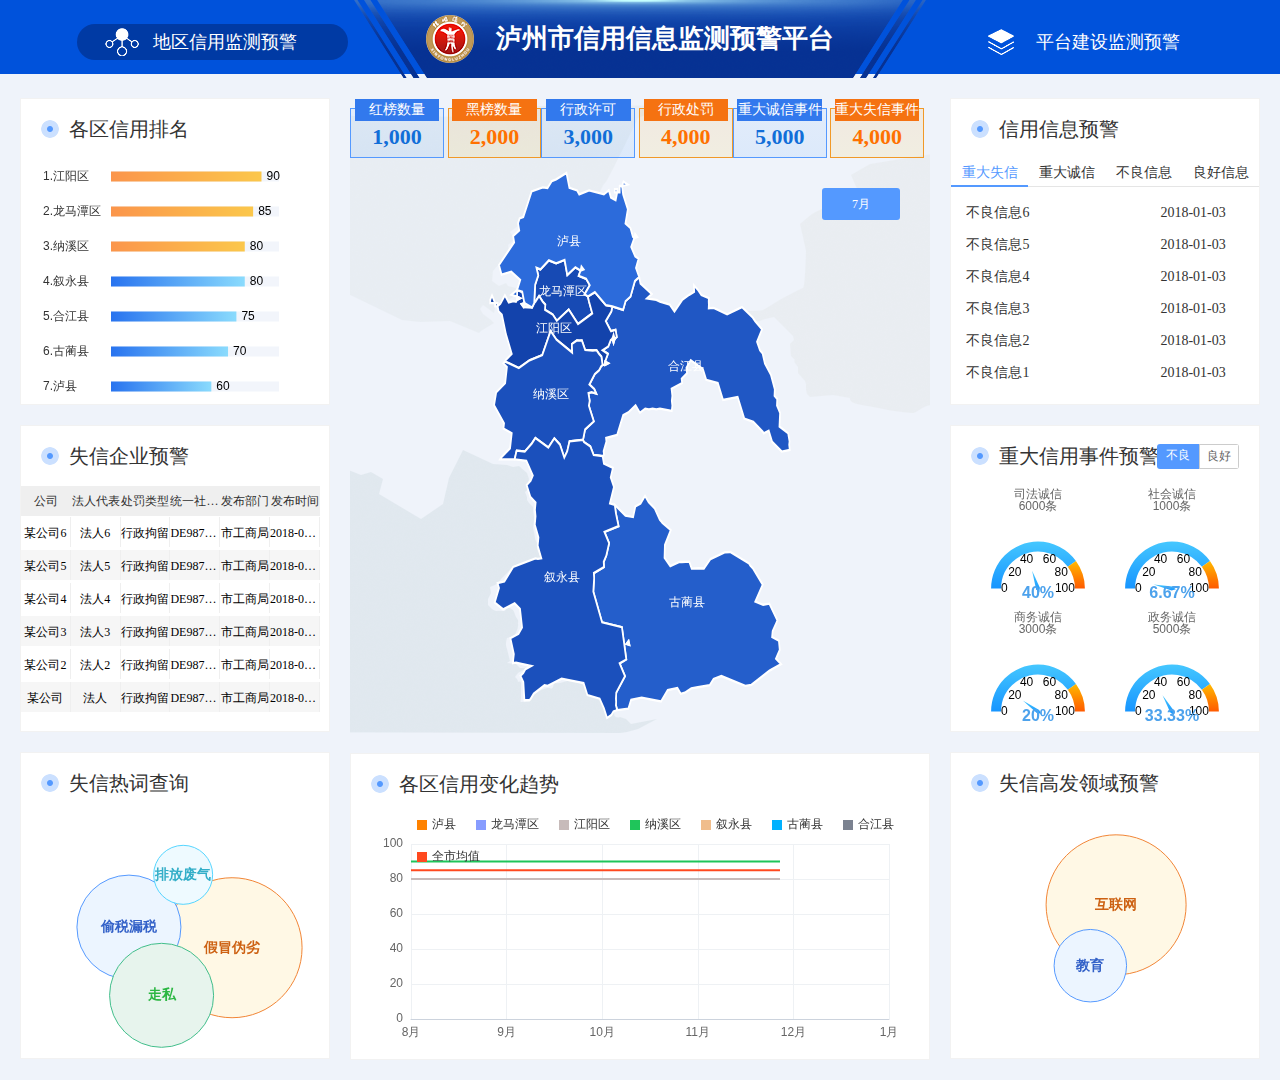
<file: html/index/index.html>
<!DOCTYPE html>
<html lang="en">
<head>
    <meta charset="UTF-8">
    <meta http-equiv="X-UA-Compatible" content="IE=Edge,chrome=1">
    <title>泸州市信用信息监测预警平台</title>
<!-- start head.html-->
    <link type="text/css" href="../../css/less/commonn.css" rel="stylesheet">
  
    <!- -[if (gte IE 6)&(lte IE 8)]>
    <!-- CSS3选择器支持，如使用请打开
         非必要情况下一般不建议使用，IE8下会影响页面性能
    <script type="text/javascript" src="../../js/common/nwmatcher.js"></script>
    <script type="text/javascript" src="../../js/common/selectivizr-min.js"></script>
    -->
    <!-- 低版本浏览器兼容 Html5 新标签，如：article、footer、header、nav、section等
         非必要情况下一般不建议使用
    <script src="../../js/common/html5shiv.min.js"></script>
    -->
    <!--  ES5 的一些属性、方法。非必要情况下一般不建议使用
    <script src="../../js/common/es5-sham.min.js"></script>
    -->
    <![endif]- ->
<!-- end head.html-->
    <link type="text/css" href="../../css/less/index.css" rel="stylesheet">
</head>
<body class='index'>
<!-- start header.html-->
<div class="header">
	<div class="nav">
		<p class='nav-child nav-left'><a href="./index.html"><i>地区信用监测预警</i></a></p>
		<p class="center">
			<span>泸州市信用信息监测预警平台</span>
		</p>
		<p class='nav-child nav-right'><a href="./platform.html"><i>平台建设监测预警</i> </a></p>
	</div>
</div>     
<!-- end header.html-->
<div class="main-wrap">
    <div class="main-box clearfix">
    	<div class="main-fl fl">
    		<div class="ele">
    			<h3 class='ele-tit'>各区信用排名</h3>
					<div class="charts-box" id="gqxypm"></div>
    		</div>
    		<div class="ele">
    			<h3 class='ele-tit'>失信企业预警</h3>
				<div class='list-info'>
					<p>
						<span title="公司">公司</span>
						<span title="法人代表">法人代表</span>
						<span title="处罚类型">处罚类型</span>
						<span title="统一社会信用代码">统一社会信用代码</span>
						<span title="发布部门">发布部门</span>
						<span title="发布时间">发布时间</span>
					</p>
					<div class='list-box'>
						<ul></ul>	
					</div>
				</div>	
    		</div>
    		<div class="ele">
    			<h3 class='ele-tit'>失信热词查询</h3>
					<div class="charts-box" id="sxrc"></div>
    		</div>
    	</div>
    	<div class="main-fc fl">
    		<div class="ele-top mapbg">
    			<div class="top-tit">
    				<p>
    					<span class='fl-e'><i>红榜数量</i><em id="warningNum1"></em></span>
    					<span class='fr-e'><i>黑榜数量</i><em id="warningNum2"></em></span>
    				</p>
    				<p>
    					<span class='fl-e'><i>行政许可</i><em id="warningNum3"></em></span>
    					<span class='fr-e'><i>行政处罚</i><em id="warningNum4"></em></span>
    				</p>
    				<p>
    					<span class='fl-e'><i>重大诚信事件</i><em id="warningNum5"></em></span>
    					<span class='fr-e'><i>重大失信事件</i><em id="warningNum6">1,100</em></span>
    				</p>
    			</div>
				<div id="tab-months">
					<em class='tab-checked'></em>
				</div>
					<div class="charts-box" id="map"></div>
    		</div>
    		<div class="ele">
    			<h3 class='ele-tit'>各区信用变化趋势</h3>
					<div class="charts-box" id="gqxybhqs"></div>
    		</div>
    	</div>
    	<div class="main-fr fr">
    		<div class="ele">
    			<h3 class='ele-tit'>信用信息预警</h3>
    			<div class='tab-list'>
    				<div class="nav-tab" id='tab-nav'>
    					<em class='tab-checked'>重大失信</em>
    					<em>重大诚信</em>
    					<em>不良信息</em>
    					<em>良好信息</em>
    				</div>
    				<div class='tab-box' id='tab-box'>
    					<div class='tab-con' id='tab-info'>
    						<ul></ul>
    					</div>
    				</div>
    			</div>
    		</div>
    		<div class="ele">
    			<h3 class='ele-tit'>重大信用事件预警 <p class='tab-nav' id='tab-nav2'><em class='tab-checked' data-value='1'>不良</em><em data-value='2'>良好</em></p></h3>
					<div class="charts-box" id="zdxysj">
						<div class="zdxysj-wrap">
							<div class="charts" id="zdxysj1"></div>
						</div>
						<div class="zdxysj-wrap">
							<div class="charts" id="zdxysj2"></div>
						</div>
						<div class="zdxysj-wrap">
							<div class="charts" id="zdxysj3"></div>
						</div>
						<div class="zdxysj-wrap">
							<div class="charts" id="zdxysj4"></div>
						</div>
					</div>
    		</div>
    		<div class="ele">
    			<h3 class='ele-tit'>失信高发领域预警</h3>
					<div class="charts-box" id="sxgfly"></div>
    		</div>
    	</div>
    </div>
</div>
<script src='../../js/common/jquery.js' ></script>
<script src='../../js/common/common.js' ></script>
<script src='../../js/common/echarts.min.js' ></script>
<script src='../../js/index/index.js' ></script>
</body>
</file>
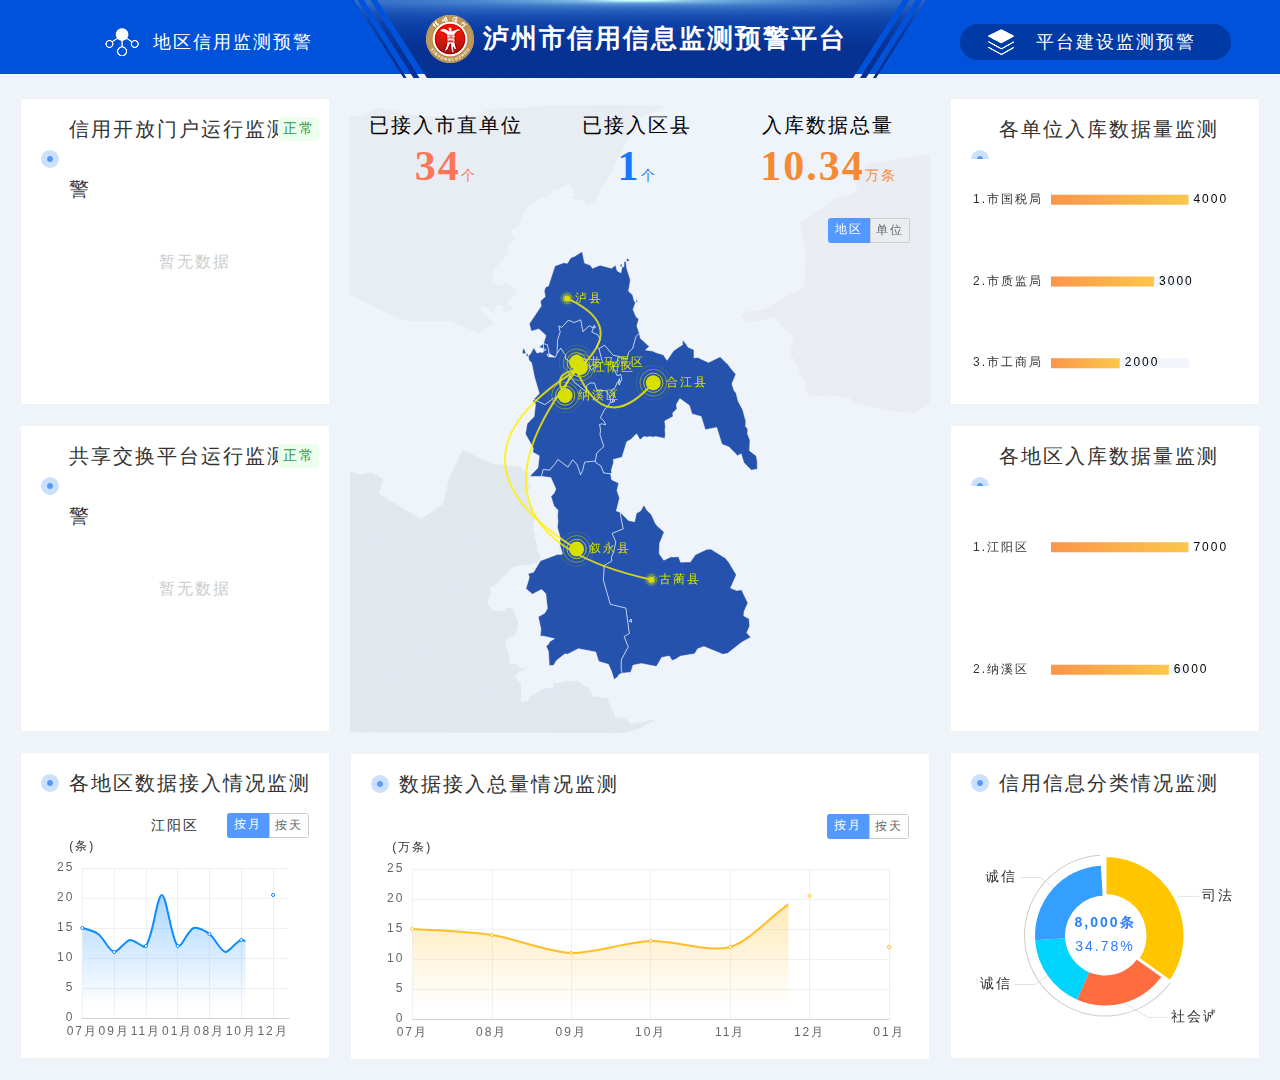
<file: html/index/platform.html>
<!DOCTYPE html>
<html lang="en">
<head>
    <meta charset="UTF-8">
    <meta http-equiv="X-UA-Compatible" content="IE=Edge,chrome=1">
    <title>泸州市信用信息监测预警平台</title>
<!-- start head.html-->
    <link type="text/css" href="../../css/less/commonn.css" rel="stylesheet">
  
    <!- -[if (gte IE 6)&(lte IE 8)]>
    <!-- CSS3选择器支持，如使用请打开
         非必要情况下一般不建议使用，IE8下会影响页面性能
    <script type="text/javascript" src="../../js/common/nwmatcher.js"></script>
    <script type="text/javascript" src="../../js/common/selectivizr-min.js"></script>
    -->
    <!-- 低版本浏览器兼容 Html5 新标签，如：article、footer、header、nav、section等
         非必要情况下一般不建议使用
    <script src="../../js/common/html5shiv.min.js"></script>
    -->
    <!--  ES5 的一些属性、方法。非必要情况下一般不建议使用
    <script src="../../js/common/es5-sham.min.js"></script>
    -->
    <![endif]- ->
<!-- end head.html-->
    <link type="text/css" href="../../css/less/platform.css" rel="stylesheet">
</head>
<body class='platform'>
<!-- start header.html-->
<div class="header">
	<div class="nav">
		<p class='nav-child nav-left'><a href="./index.html"><i>地区信用监测预警</i></a></p>
		<p class="center">
			<span>泸州市信用信息监测预警平台</span>
		</p>
		<p class='nav-child nav-right'><a href="./platform.html"><i>平台建设监测预警</i> </a></p>
	</div>
</div>     
<!-- end header.html-->
<div class="main-wrap">
    <div class="main-box clearfix">
    	<div class="main-fl fl">
    		<div class="ele">
    			<h3 class='ele-tit'>信用开放门户运行监测预警 <span>正常</span></h3>
					<div class="charts-box" id="xymhyx"></div>
    		</div>
    		<div class="ele">
    			<h3 class='ele-tit'>共享交换平台运行监测预警<span class="">正常</span></h3>
					<div class="charts-box" id="gxjhptyx"></div>
    		</div>
    		<div class="ele">
    			<h3 class='ele-tit'>各地区数据接入情况监测</h3>
    			<h4 class='tab-wrap'><span id="areaName"></span><p class='tab-nav' id='tab-nav'><em class='tab-checked' data-value='1'>按月</em><em data-value='2'>按天</em></p></h4>
					<div class="charts-box tab-charts-box" id="gdqsjjrqk"></div>
    		</div>
    	</div>
    	<div class="main-fc fl">
    		<div class="ele-top mapbg">
    			<div class="top-tit tit2">
    				<p>
    					<em class='t-em'>已接入市直单位</em>
							<em class='b-em'><i id="b-em">--</i>个</em>
    				</p>
    				<p>
    					<em class='t-em'>已接入区县</em>
    					<em class='b-em b-em2'><i id="b-em2">--</i>个</em>
    				</p>
    				<p>
    					<em class='t-em'>入库数据总量</em>
    					<em class='b-em b-em3'><i id="b-em3">--</i>万条</em>
    				</p>
    			</div>
					<p class='tab-nav' id='tab-nav2'><em class='tab-checked' data-value='1'>地区</em><em data-value='2'>单位</em></p>
					<div class="charts-box" id="map"></div>
					<div class="company-wrap" id="company">
						<div class="charts-box company-box"  style="width: 890px">
						<div class="company-top">
							<span class="company" id="com1"><span class="com-wrap"><span class="com-text"></span></span></span>
							<span class="company" id="com2"><span class="com-wrap"><span class="com-text"></span></span></span>
							<span class="company" id="com3"><span class="com-wrap"><span class="com-text"></span></span></span>
							<span class="company" id="com4"><span class="com-wrap"><span class="com-text"></span></span></span>
							<span class="company" id="com5"><span class="com-wrap"><span class="com-text"></span></span></span>
							<span class="company" id="com6"><span class="com-wrap"><span class="com-text"></span></span></span>
							<span class="company" id="com7"><span class="com-wrap"><span class="com-text"></span></span></span>
							<span class="company" id="com8"><span class="com-wrap"><span class="com-text"></span></span></span>
							<span class="company" id="com9"><span class="com-wrap"><span class="com-text"></span></span></span>
							<span class="company" id="com10"><span class="com-wrap"><span class="com-text"></span></span></span>
							<span class="company" id="com11"><span class="com-wrap"><span class="com-text"></span></span></span>
						</div>
						<div class="company-right">
							<span class="company" id="com12"><span class="com-wrap"><span class="com-text"></span></span></span>
							<span class="company" id="com13"><span class="com-wrap"><span class="com-text"></span></span></span>
							<span class="company" id="com14"><span class="com-wrap"><span class="com-text"></span></span></span>
							<span class="company" id="com15"><span class="com-wrap"><span class="com-text"></span></span></span>
							<span class="company" id="com16"><span class="com-wrap"><span class="com-text"></span></span></span>
							<span class="company" id="com17"><span class="com-wrap"><span class="com-text"></span></span></span>
							<span class="company" id="com18"><span class="com-wrap"><span class="com-text"></span></span></span>
						</div>
						<div class="company-bottom">
							<span class="company" id="com19"><span class="com-wrap"><span class="com-text"></span></span></span>
							<span class="company" id="com20"><span class="com-wrap"><span class="com-text"></span></span></span>
							<span class="company" id="com21"><span class="com-wrap"><span class="com-text"></span></span></span>
							<span class="company" id="com22"><span class="com-wrap"><span class="com-text"></span></span></span>
							<span class="company" id="com23"><span class="com-wrap"><span class="com-text"></span></span></span>
							<span class="company" id="com24"><span class="com-wrap"><span class="com-text"></span></span></span>
							<span class="company" id="com25"><span class="com-wrap"><span class="com-text"></span></span></span>
							<span class="company" id="com26"><span class="com-wrap"><span class="com-text"></span></span></span>
							<span class="company" id="com27"><span class="com-wrap"><span class="com-text"></span></span></span>
							<span class="company" id="com28"><span class="com-wrap"><span class="com-text"></span></span></span>
							<span class="company" id="com29"><span class="com-wrap"><span class="com-text"></span></span></span>
						</div>
						<div class="company-left">
							<span class="company" id="com30"><span class="com-wrap"><span class="com-text"></span></span></span>
							<span class="company" id="com31"><span class="com-wrap"><span class="com-text"></span></span></span>
							<span class="company" id="com32"><span class="com-wrap"><span class="com-text"></span></span></span>
							<span class="company" id="com33"><span class="com-wrap"><span class="com-text"></span></span></span>
							<span class="company" id="com34"><span class="com-wrap"><span class="com-text"></span></span></span>
							<span class="company" id="com35"><span class="com-wrap"><span class="com-text"></span></span></span>
							<span class="company" id="com36"><span class="com-wrap"><span class="com-text"></span></span></span>
						</div>
					</div>
					</div>
    		</div>
    		<div class="ele">
    			<h3 class='ele-tit'>数据接入总量情况监测</h3>
    			<h4 class='tab-wrap'><p class='tab-nav' id='tab-nav3'><em class='tab-checked' data-value='1'>按月</em><em data-value='2'>按天</em></p></h4>
					<div class="charts-box tab-charts-box" id="sjjrzlqk"></div>
    		</div>
    	</div>
    	<div class="main-fr fr">
    		<div class="ele">
    			<h3 class='ele-tit'>各单位入库数据量监测（当月）</h3>
					<div class="charts-box" id="gdwrksj"></div>
    		</div>
    		<div class="ele">
    			<h3 class='ele-tit'>各地区入库数据量监测（当月）</h3>
					<div class="charts-box" id="gdqrksj"></div>
    		</div>
    		<div class="ele">
    			<h3 class='ele-tit'>信用信息分类情况监测</h3>
					<div class="charts-box" id="xyxxfljc"></div>
    		</div>
    	</div>
    </div>
</div>
<script src='../../js/common/jquery.js' ></script>
<script src='../../js/common/common.js' ></script>
<script src='../../js/common/echarts.min.js' ></script>
<script src='../../js/index/platform.js' ></script>
</body>
</file>
<file: css/less/commonn.css>
.main-wrap .ele,.main-wrap .main-fc{-moz-box-sizing:border-box;-webkit-box-sizing:border-box;-o-box-sizing:border-box;-ms-box-sizing:border-box}article,aside,audio,body,canvas,caption,dd,div,dl,dt,fieldset,figure,footer,form,h1,h2,h3,h4,h5,h6,header,html,input,label,legend,li,mark,menu,nav,ol,p,section,table,tbody,td,textarea,tfoot,th,thead,time,tr,ul,video{margin:0;padding:0}h1,h2,h3,h4,h5,h6{font-size:100%;font-weight:400}article,aside,blockquote,dialog,figure,footer,header,hgroup,nav,section{display:block}ol,ul{list-style:none}img{border:0;vertical-align:top}blockquote,q{quotes:none}blockquote:after,blockquote:before,q:after,q:before{content:none}table{border-collapse:collapse;border-spacing:0}em,i,strong{font-style:normal;font-weight:400}a:hover,ins{text-decoration:underline}del{text-decoration:line-through}*,a{text-decoration:none}mark{background:0 0}input::-ms-clear{display:none!important}a{color:#333}.fl{float:left!important}.fr{float:right!important}.tl{text-align:left!important}.tr{text-align:right!important}.tc{text-align:center!important}.clearfix:after,.clearfix:before{display:table;content:" "}.clearfix:after{clear:both}*{border:none;outline:0}body{font:12px/1.5,"Hiragino Sans GB",STHeiti,"WenQuanYi Micro Hei","Droid Sans Fallback",SimSun,sans-serif;background:#EFF3FA;min-height:100vh;display:flex;flex-direction:column;align-items:stretch;color:#000}.footer,.header,.main-wrap{min-width:1200px}.header{width:100%;height:78px;background-color:#eff3fa}.header .nav{width:100%;height:74px;background:#0052db}.header .nav .center{position:absolute;width:572px;height:78px;left:50%;top:0;margin-left:-286px;background:url(../../img/header-bg.png) left center no-repeat}.header .nav .center span{font-size:26px;color:#fff;display:block;height:100%;line-height:78px;background:url(../../img/header-logo.png) 72px center no-repeat;text-align:center;font-weight:700;padding-left:50px}.header .nav p.nav-child{width:50%;height:100%;float:left;position:relative}.header .nav p.nav-child a{position:absolute;font-size:18px;color:#fff;width:271px;height:36px;border-radius:28px;left:22%;top:24px;line-height:36px;text-decoration:none}.header .nav p.nav-child a i{display:block;background:url(../../img/header1.png) 28px center no-repeat;text-indent:76px}.header .nav p.nav-right a{left:50%}.header .nav p.nav-right a i{background:url(../../img/header2.png) 28px center no-repeat}.index p.nav-left a,.platform p.nav-right a{background:#003aa4}.main-wrap{background-color:#eff3fa;padding:20px 20px 0;min-height:calc(100vh - 78px)}.main-wrap .main-fl,.main-wrap .main-fr{width:25%}.main-wrap .main-fc{width:50%;padding:0 20px;box-sizing:border-box}.main-wrap .ele-tit{line-height:60px;font-size:20px;color:#333;background:url(../../img/ele-tit.png) left center no-repeat;padding-left:28px;position:absolute;top:0;left:20px;right:20px}.main-wrap .ele-tit span{width:41px;height:24px;background:#ecfeec;text-align:center;line-height:24px;color:#359547;font-size:14px;text-indent:0;position:absolute;right:0;top:18px;border-radius:5px}.main-wrap .charts-box{height:100%;padding:0 20px;box-sizing:border-box}.main-wrap .ele,.main-wrap .ele-top{padding-top:60px;position:relative;margin-bottom:20px}.main-wrap .ele{width:100%;height:307px;overflow:hidden;background:#fff;border:1px solid #f2f2f2;box-sizing:border-box}.main-wrap .ele-top{height:575px}.main-wrap .mapbg{background:url(../../img/main-c1.png) bottom center no-repeat}.main-wrap .top-tit{height:60px;position:absolute;top:0;right:0;left:0;width:100%}.main-wrap .top-tit p{width:33%;float:left;padding-top:10px}.main-wrap .top-tit p span{float:left;position:relative;width:48%;font-size:16px;text-align:center;line-height:55px;height:48px;border:1px solid #5499ff;background:-webkit-linear-gradient(top,rgba(113,179,255,.1),rgba(55,148,255,.1));background:-o-linear-gradient(top,rgba(113,179,255,.1),rgba(55,148,255,.1));background:-moz-linear-gradient(top,rgba(113,179,255,.1),rgba(55,148,255,.1));background:linear-gradient(top,rgba(113,179,255,.1),rgba(55,148,255,.1))}.main-wrap .top-tit p span em{color:#116ed8;font-size:22px;font-weight:700}.main-wrap .top-tit p span i{background:#3279ed;height:22px;line-height:22px;width:92%;top:-10px;left:4%;font-size:14px;color:#fff;position:absolute;text-align:center}.main-wrap .top-tit p .fr-e{float:right;border-color:#f19927;background:-webkit-linear-gradient(top,rgba(255,144,0,.1),rgba(255,192,0,.1));background:-o-linear-gradient(top,rgba(255,144,0,.1),rgba(255,192,0,.1));background:-moz-linear-gradient(top,rgba(255,144,0,.1),rgba(255,192,0,.1));background:linear-gradient(top,rgba(255,144,0,.1),rgba(255,192,0,.1))}.main-wrap .top-tit p .fr-e em{color:#ff7100}.main-wrap .top-tit p .fr-e i{background:#f57211}.main-wrap .tit2 p em{display:block;text-align:center}.main-wrap .tit2 p em.t-em{line-height:34px;font-size:20px;font-weight:400;height:34px}.main-wrap .tit2 p em.b-em{font-size:14px;color:#fd7559}.main-wrap .tit2 p em.b-em i{font-size:42px;font-weight:600}.main-wrap .tit2 p em.b-em2{color:#1977fa}.main-wrap .tit2 p em.b-em3{color:#f68934}.main-wrap .top-con{height:557px;position:relative}.main-wrap .top-con .tab-nav{right:8%}@media screen and (max-width:1599px){.header .nav p.nav-child a{left:12%}.header .nav p.nav-right a{left:50%}}.tab-nav{position:absolute;right:0;top:18px;height:25px;font-size:12px;border-radius:3px;overflow:hidden;cursor:pointer;z-index:99}.tab-box,h4{position:relative}.tab-nav em{float:left;color:#666;width:38px;height:23px;border:1px solid #ccc;text-align:center;line-height:23px;text-indent:0}.tab-nav .tab-checked{width:42px;height:25px;background:#5499ff;color:#fff;border:none}.noData,.tab-box,h4{width:100%}.tab-box{height:245px}.tab-box div{width:100%;height:100%;float:left;display:none;-moz-box-sizing:border-box;-webkit-box-sizing:border-box;-o-box-sizing:border-box;-ms-box-sizing:border-box;box-sizing:border-box}.tab-box .tab-con{display:block}h4{height:25px;line-height:25px;font-size:14px;color:#333;text-align:center}h4 .tab-nav{top:0}.noData{position:absolute;top:50%;text-align:center;color:#ccc}
</file>
<file: css/less/index.css>
.list-info span,.list-info ul li.noData{font-size:12px;text-align:center}.list-info span,.tab-list .tab-con ul li em,.tab-list .tab-con ul li span{text-overflow:ellipsis;overflow:hidden;white-space:nowrap}.list-info{width:98%}.list-info p{width:100%;height:31px;line-height:31px;color:#303030}.list-info p span{border:none;background:#efefef}.list-info .list-box{height:198px;overflow:hidden}.list-info ul li{height:33px;line-height:33px}.list-info ul li.t span{background:#f6f6f6}.list-info span{float:left;display:block;height:30px;width:16.5%;border-right:1px solid #efefef;-moz-box-sizing:border-box;-webkit-box-sizing:border-box;-o-box-sizing:border-box;-ms-box-sizing:border-box;box-sizing:border-box}#zdxysj{overflow:hidden}#zdxysj .zdxysj-wrap{width:50%;height:50%;float:left;overflow:hidden}#zdxysj .charts{width:100%;height:200%;margin-top:-20px}#map{padding:0}.tab-list .nav-tab{width:100%;position:none!important;height:27px;line-height:27px;font-size:14px;border-bottom:1px solid #e5e5e5}.tab-list .nav-tab em{float:left;width:25%;height:26px;text-align:center;color:#333;cursor:pointer}.tab-list .nav-tab .tab-checked{color:#5499ff;border-bottom:2px solid #5499ff}.tab-list .tab-con{padding:0 5%;height:202px;overflow:hidden}.tab-list .tab-con ul{width:100%;padding-top:10px}.tab-list .tab-con ul li{line-height:32px;height:32px;font-size:14px;color:#333}.tab-list .tab-con ul li em{float:right;width:30%}.tab-list .tab-con ul li span{float:left;width:68%}.tab-list .tab-con ul li.noData{text-align:center}#tab-months{position:absolute;right:30px;top:90px;height:25px;font-size:12px;cursor:pointer;z-index:99}#tab-months .tab-checked{border-radius:3px;float:left;text-indent:0;text-align:center;width:78px;height:32px;line-height:32px;background:#5499ff;color:#fff;border:none}
</file>
<file: css/less/platform.css>
.search-box .search-wrap,.title .icon,.title span{display:inline-block;vertical-align:middle}.company-box,.search-box{background-repeat:no-repeat}body{font-family:"Microsoft YaHei"!important;letter-spacing:2px}.title{height:57px;line-height:57px;font-size:0}.title .icon{width:18px;height:17px;margin:0 10px;background-image:url(../../img/ti-xycx.png)}.title span{font-size:16px}.search-box{height:186px;border-radius:5px;background-color:#fff;background-image:url(../../img/search-box-bj.png);background-position:right bottom;text-align:center}.search-box .search-wrap{color:#333;width:680px;text-align:left}.search-box .search-wrap .search-type{font-size:16px;padding-bottom:5px;overflow:hidden}.search-box .search-wrap .search-type .type{float:left;margin-left:80px;padding-bottom:5px;cursor:pointer}.search-box .search-wrap .search-type .checked,.search-box .search-wrap .search-type .type:hover{color:#2d81f1;border-bottom:2px solid #2d81f1;position:relative}.search-box .search-wrap .search-type .checked:after,.search-box .search-wrap .search-type .type:hover:after{content:"";display:block;position:absolute;left:50%;bottom:-7px;margin-left:-5px;width:0;height:0;border-left:5px solid transparent;border-right:5px solid transparent;border-top:5px solid #2d81f1}.search-box .search-wrap .search-input{margin-top:8px;margin-bottom:15px;font-size:0;padding-right:90px;position:relative}.search-box .search-wrap .search-input input{width:100%;height:40px;line-height:40px;border-radius:5px 0 0 5px;padding:0 10px;box-sizing:border-box;border:1px solid #73b8ff}.search-box .search-wrap .search-input .btn{width:90px;height:40px;position:absolute;right:0;top:0;border-radius:0 5px 5px 0;background-color:#2d81f1;background-image:url(../../img/search-btn.png);background-repeat:no-repeat;background-position:center;cursor:pointer;transition:all .3s}.search-box .search-wrap .search-input .btn:hover{background-color:#3485fb}.search-box .search-wrap .search-radio{overflow:hidden;font-size:14px;padding-right:90px}.search-box .search-wrap .search-radio .radio-type{float:left;margin-right:15px;cursor:pointer}.search-box .search-wrap .search-radio .radio-btn{width:12px;height:12px;position:relative;margin-right:5px;display:inline-block;vertical-align:middle;border-radius:100%;background-color:#e5f3ff;border:1px solid #018aff}.search-box .search-wrap .search-radio .checked:after{content:"";display:block;width:6px;height:6px;position:absolute;top:50%;left:50%;margin-top:-3px;margin-left:-3px;border-radius:100%;background-color:#018aff}.company-box .company .com-wrap:after,.company-box .company .com-wrap:before{content:'';border-radius:4px;display:inline-block;position:absolute}.search-box .search-wrap .search-radio input{width:0}.search-box .search-wrap .search-radio .radio-text,.search-box .search-wrap .search-radio .senior-search{display:inline-block;vertical-align:middle}.search-box .search-wrap .search-radio .senior-search{color:#2d8ef1;float:right}.content-box{padding:30px;margin-top:10px;border-radius:5px;background-color:#fff}.content-box table{width:100%;text-align:center}.content-box table tr{height:45px;font-size:14px;cursor:pointer}.content-box table tr:hover{background-color:#e7f2fe}.content-box table tr .name{color:#008aff}.content-box table .th,.content-box table .th:hover{cursor:auto;font-size:16px;background-color:#efefef}.content-box table .tb{background-color:#f6f6f6}#zdxysj{overflow:hidden}#zdxysj .charts{width:50%;height:50%;float:left}#map{padding:0}.tab-nav{position:absolute;right:50px;top:120px}.main-wrap .ele-top{padding-top:100px;height:535px;position:relative;margin-bottom:20px}div.main-wrap h3.ele-tit{right:10px}#tab-nav2,.tab-wrap .tab-nav{right:20px}.tab-wrap{position:absolute;z-index:99}.tab-charts-box{padding-top:25px!important}#tab-nav2{position:absolute;z-index:100}#map,.company-box{position:absolute;top:0;left:0;right:0;padding-top:100px}#company{display:none;position:relative;height:100%}.company-box{padding-top:20px;background-image:url(../../img/company.png);background-position:center 20px;transform-origin:50% 50%;left:50%}.company-box .company{position:absolute;overflow:hidden;font-size:0}.company-box .company .com-wrap{position:relative;width:80px;height:50px;line-height:50px;display:inline-block;font-size:14px;background-color:rgba(150,150,150,.2);border-radius:4px;text-align:center}.company-box .company .com-wrap:after{left:5px;top:5px;width:70px;height:40px;background-color:rgba(150,150,150,.5)}.company-box .company .com-wrap:before{left:10px;top:10px;width:60px;height:30px;background-color:#969696}.company-box .company .com-wrap .com-text{color:#fff;position:absolute;top:0;left:0;width:100%;height:100%;z-index:99}.company-box .company-top .access .com-wrap{background-color:rgba(244,121,32,.2)}.company-box .company-top .access .com-wrap:after{background-color:rgba(244,121,32,.5)}.company-box .company-top .access .com-wrap:before{background-color:#f47920}.company-box .company-top #com1{top:20px;left:154px}.company-box .company-top #com2{top:20px;left:254px}.company-box .company-top #com3{top:20px;left:354px}.company-box .company-top #com4{top:20px;left:458px}.company-box .company-top #com5{top:20px;left:558px}.company-box .company-top #com6{top:20px;left:658px}.company-box .company-top #com7{top:80px;left:200px}.company-box .company-top #com8{top:80px;left:303px}.company-box .company-top #com9{top:80px;left:408px}.company-box .company-top #com10{top:80px;left:510px}.company-box .company-top #com11{top:80px;left:615px}.company-box .company-right .access .com-wrap{background-color:rgba(237,65,82,.2)}.company-box .company-right .access .com-wrap:after{background-color:rgba(237,65,82,.5)}.company-box .company-right .access .com-wrap:before{background-color:#ed4152}.company-box .company-right #com12{top:133px;left:707px}.company-box .company-right #com13{top:199px;left:707px}.company-box .company-right #com14{top:279px;left:707px}.company-box .company-right #com15{top:350px;left:707px}.company-box .company-right #com16{top:163px;left:617px}.company-box .company-right #com17{top:241px;left:617px}.company-box .company-right #com18{top:319px;left:617px}.company-box .company-bottom .access .com-wrap{background-color:rgba(0,150,244,.2)}.company-box .company-bottom .access .com-wrap:after{background-color:rgba(0,150,244,.5)}.company-box .company-bottom .access .com-wrap:before{background-color:#0096f4}.company-box .company-bottom #com19{top:465px;left:154px}.company-box .company-bottom #com20{top:465px;left:254px}.company-box .company-bottom #com21{top:465px;left:354px}.company-box .company-bottom #com22{top:465px;left:458px}.company-box .company-bottom #com23{top:465px;left:558px}.company-box .company-bottom #com24{top:465px;left:658px}.company-box .company-bottom #com25{top:405px;left:200px}.company-box .company-bottom #com26{top:405px;left:303px}.company-box .company-bottom #com27{top:405px;left:408px}.company-box .company-bottom #com28{top:405px;left:510px}.company-box .company-bottom #com29{top:405px;left:615px}.company-box .company-left .access .com-wrap{background-color:rgba(9,114,254,.2)}.company-box .company-left .access .com-wrap:after{background-color:rgba(9,114,254,.5)}.company-box .company-left .access .com-wrap:before{background-color:#0972fe}.company-box .company-left #com30{top:133px;left:107px}.company-box .company-left #com31{top:199px;left:107px}.company-box .company-left #com32{top:279px;left:107px}.company-box .company-left #com33{top:350px;left:107px}.company-box .company-left #com34{top:163px;left:197px}.company-box .company-left #com35{top:241px;left:197px}.company-box .company-left #com36{top:319px;left:197px}
</file>
